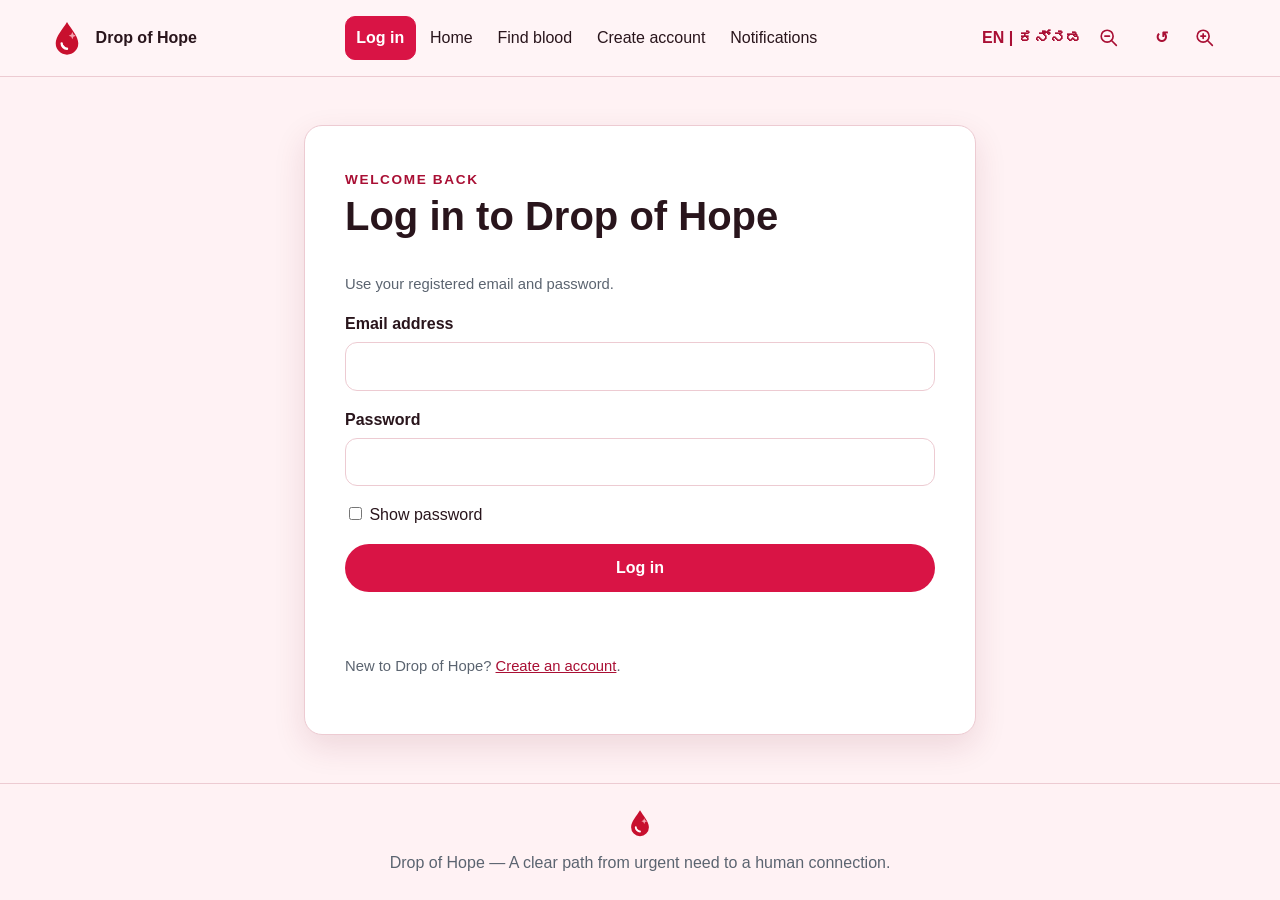
<file: frontend/login.html>
<!doctype html>
<html lang="en">
  <head>
    <meta charset="utf-8">
    <meta name="viewport" content="width=device-width, initial-scale=1">
    <meta name="theme-color" content="#c8102e">
    <title>Log in | Drop of Hope</title>
    <link rel="icon" href="./assets/favicon.svg" type="image/svg+xml">
    <link rel="stylesheet" href="./css/theme.css?v=3">
    <link rel="stylesheet" href="./css/components.css">
    <link rel="stylesheet" href="./css/pages.css?v=3">
  </head>
  <body>
    <main class="auth-shell" data-page="login">
      <section class="card auth-card" aria-labelledby="login-title">
        <span class="eyebrow">Welcome back</span>
        <h1 id="login-title">Log in to Drop of Hope</h1>
        <p class="muted">Use your registered email and password.</p>
        <form id="login-form" data-login-form novalidate>
          <div class="stack">
            <label class="form-field" for="email">Email address
              <input id="email" name="email" type="email" autocomplete="username" maxlength="255" required>
            </label>
            <label class="form-field" for="password">Password
              <input id="password" name="password" type="password" autocomplete="current-password" minlength="8" required>
            </label>
            <label><input id="show-password" type="checkbox"> Show password</label>
            <button class="button button--primary" type="submit">Log in</button>
            <p id="form-message" role="status" aria-live="polite"></p>
          </div>
        </form>
        <p class="muted">New to Drop of Hope? <a href="./register.html">Create an account</a>.</p>
      </section>
    </main>
    <script type="module" src="./js/layout.js?v=3"></script>
    <script type="module" src="./js/login.js"></script>
  </body>
</html>
</file>
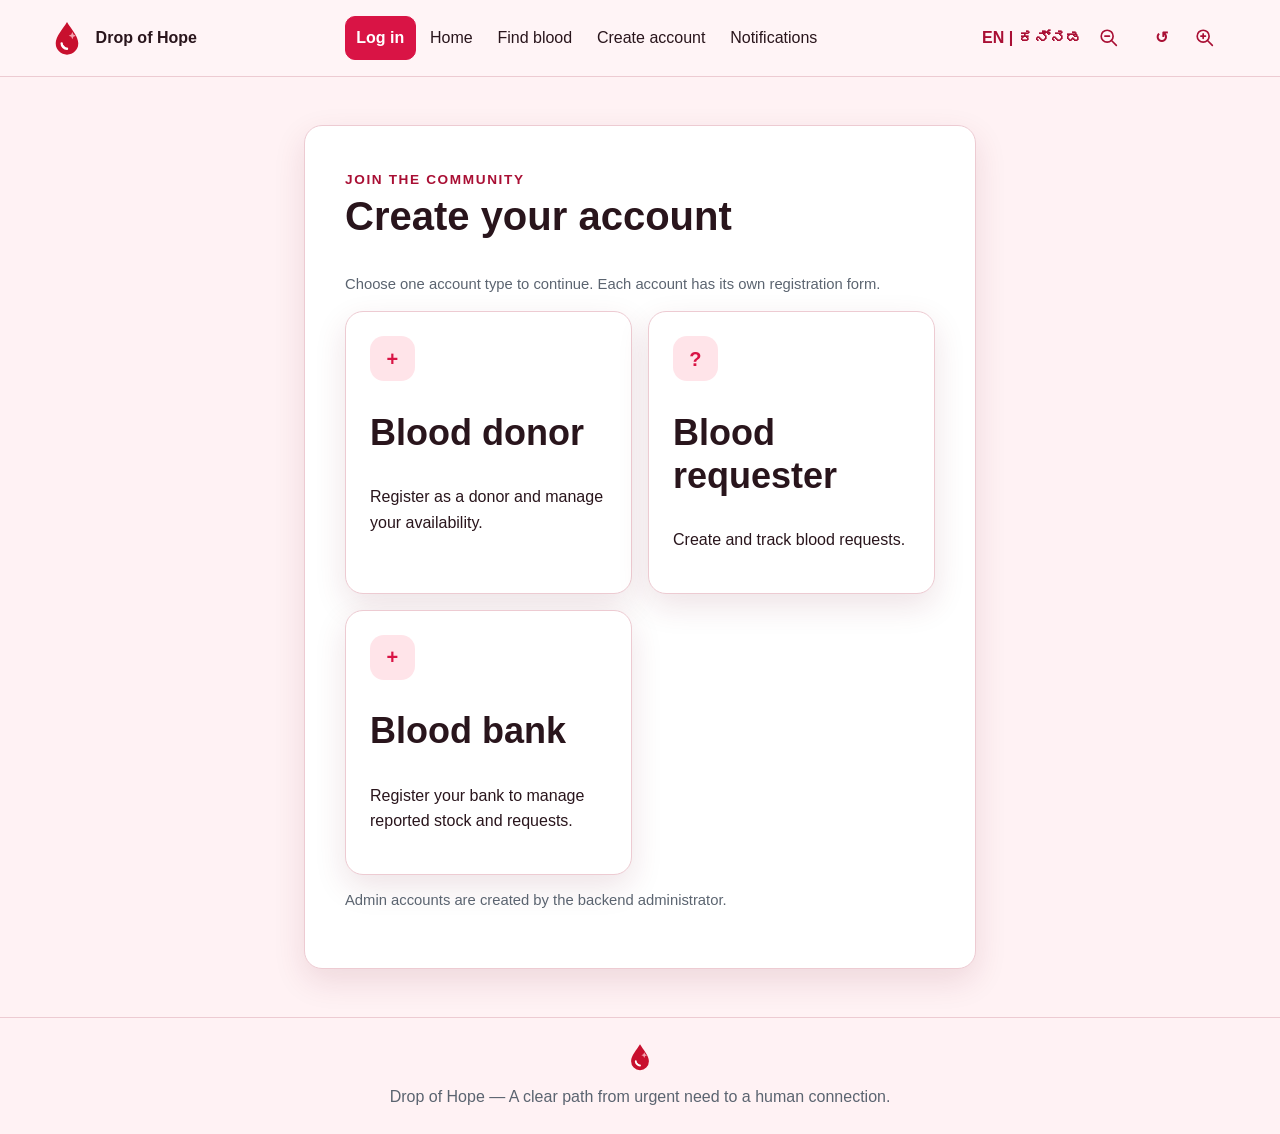
<file: frontend/register.html>
<!doctype html>
<html lang="en">
  <head>
    <meta charset="utf-8">
    <meta name="viewport" content="width=device-width, initial-scale=1">
    <meta name="theme-color" content="#c8102e">
    <title>Create an account | Drop of Hope</title>
    <link rel="icon" href="./assets/favicon.svg" type="image/svg+xml">
    <link rel="stylesheet" href="./css/theme.css?v=3">
    <link rel="stylesheet" href="./css/components.css">
    <link rel="stylesheet" href="./css/pages.css?v=3">
  </head>
  <body>
    <main class="auth-shell" data-page="register">
      <section class="card auth-card" aria-labelledby="register-title">
        <div id="account-options">
          <span class="eyebrow">Join the community</span>
          <h1 id="register-title">Create your account</h1>
          <p class="muted">Choose one account type to continue. Each account has its own registration form.</p>
          <div class="data-grid">
            <a class="card feature-card" href="./register.html?role=donor">
              <span class="feature-card__icon" aria-hidden="true">+</span>
              <h2>Blood donor</h2>
              <p>Register as a donor and manage your availability.</p>
            </a>
            <a class="card feature-card" href="./register.html?role=patient">
              <span class="feature-card__icon" aria-hidden="true">?</span>
              <h2>Blood requester</h2>
              <p>Create and track blood requests.</p>
            </a>
            <a class="card feature-card" href="./register.html?role=blood_bank">
              <span class="feature-card__icon" aria-hidden="true">+</span>
              <h2>Blood bank</h2>
              <p>Register your bank to manage reported stock and requests.</p>
            </a>
          </div>
          <p class="form-hint">Admin accounts are created by the backend administrator.</p>
        </div>
        <div id="registration-form-panel" hidden>
          <a class="text-button" href="./register.html">← Choose a different account type</a>
          <span class="eyebrow" id="registration-eyebrow">Join the community</span>
          <h1 id="registration-title">Create your account</h1>
          <p class="muted" id="registration-description"></p>
          <form id="register-form">
          <div class="stack">
            <div class="form-grid">
              <label class="form-field" for="full_name">Full name
                <input id="full_name" name="full_name" autocomplete="name" maxlength="255" required>
              </label>
              <label class="form-field" for="email">Email address
                <input id="email" name="email" type="email" autocomplete="email" maxlength="255" required>
              </label>
              <label class="form-field" for="phone">Phone number
                <input id="phone" name="phone" type="tel" inputmode="numeric" pattern="[0-9]{10}" maxlength="10" autocomplete="tel" aria-describedby="phone-hint" required>
                <span id="phone-hint" class="form-hint">Enter 10 digits.</span>
              </label>
              <label class="form-field" for="password">Password
                <input id="password" name="password" type="password" minlength="8" pattern="(?=.*[a-z])(?=.*[A-Z])(?=.*[0-9])(?=.*[^A-Za-z0-9]).{8,}" title="Use at least 8 characters, including uppercase and lowercase letters, a number, and a special character." autocomplete="new-password" aria-describedby="password-requirements" required>
                <span id="password-requirements" class="form-hint">At least 8 characters, with uppercase and lowercase letters, a number, and a special character (for example, ! or #).</span>
              </label>
            </div>
            <label><input id="show-password" type="checkbox"> Show password</label>

            <fieldset id="donor-fields" class="form-grid">
              <legend class="form-field--wide">Donor details</legend>
              <label class="form-field" for="age">Age
                <input id="age" name="age" type="number" min="18" max="65" step="1" required>
              </label>
              <label class="form-field" for="blood_group">Blood group
                <select id="blood_group" name="blood_group" required>
                  <option value="">Select a blood group</option>
                  <option>A+</option><option>A-</option><option>B+</option><option>B-</option>
                  <option>AB+</option><option>AB-</option><option>O+</option><option>O-</option>
                </select>
              </label>
              <label class="form-field" for="donor-city">City
                <input id="donor-city" name="city" maxlength="120" required>
              </label>
              <label class="form-field" for="donor-country">Country
                <input id="donor-country" name="country" value="India" maxlength="120" required>
              </label>
              <label class="form-field" for="donor-state">State
                <input id="donor-state" name="state" maxlength="120" required>
              </label>
              <label class="form-field" for="donor-district">District
                <input id="donor-district" name="district" maxlength="120" required>
              </label>
              <label class="form-field" for="donor-area">Area (optional)
                <input id="donor-area" name="area" maxlength="120">
              </label>
              <label class="form-field" for="donor-pin">PIN code
                <input id="donor-pin" name="pin_code" inputmode="numeric" pattern="[0-9]{6}" maxlength="6" required>
              </label>
            </fieldset>

            <fieldset id="patient-fields" class="form-grid" hidden disabled>
              <legend class="form-field--wide">Requester details</legend>
              <label class="form-field" for="patient-city">City
                <input id="patient-city" name="city" maxlength="120" required>
              </label>
              <label class="form-field" for="patient-area">Area (optional)
                <input id="patient-area" name="area" maxlength="120">
              </label>
              <label class="form-field" for="patient-pin">PIN code (optional)
                <input id="patient-pin" name="pin_code" inputmode="numeric" pattern="[0-9]{6}" maxlength="6">
              </label>
            </fieldset>

            <fieldset id="bank-fields" class="form-grid" hidden disabled>
              <legend class="form-field--wide">Blood bank details</legend>
              <label class="form-field" for="bank-name">Blood bank name
                <input id="bank-name" name="name" maxlength="255" required>
              </label>
              <label class="form-field" for="license-number">License number (optional)
                <input id="license-number" name="license_number" maxlength="120">
              </label>
              <label class="form-field" for="bank-city">City
                <input id="bank-city" name="city" maxlength="120" required>
              </label>
              <label class="form-field" for="bank-area">Area (optional)
                <input id="bank-area" name="area" maxlength="120">
              </label>
              <label class="form-field" for="bank-pin">PIN code
                <input id="bank-pin" name="pin_code" inputmode="numeric" pattern="[0-9]{6}" maxlength="6" required>
              </label>
              <label class="form-field" for="bank-contact">Public contact phone (optional)
                <input id="bank-contact" name="contact_phone" type="tel" inputmode="numeric" pattern="[0-9]{10}" maxlength="10">
              </label>
              <label class="form-field" for="bank-address">Address (optional)
                <input id="bank-address" name="address" maxlength="255">
              </label>
              <label class="form-field" for="open-hours">Opening hours (optional)
                <input id="open-hours" name="open_hours" maxlength="255">
              </label>
            </fieldset>
            <button class="button button--primary" type="submit">Create account</button>
            <p id="form-message" role="status" aria-live="polite"></p>
          </div>
          </form>
          <p class="muted">Already registered? <a href="./login.html">Log in</a>.</p>
        </div>
      </section>
    </main>
    <script type="module" src="./js/layout.js?v=3"></script>
    <script type="module" src="./js/register.js?v=5"></script>
  </body>
</html>
</file>
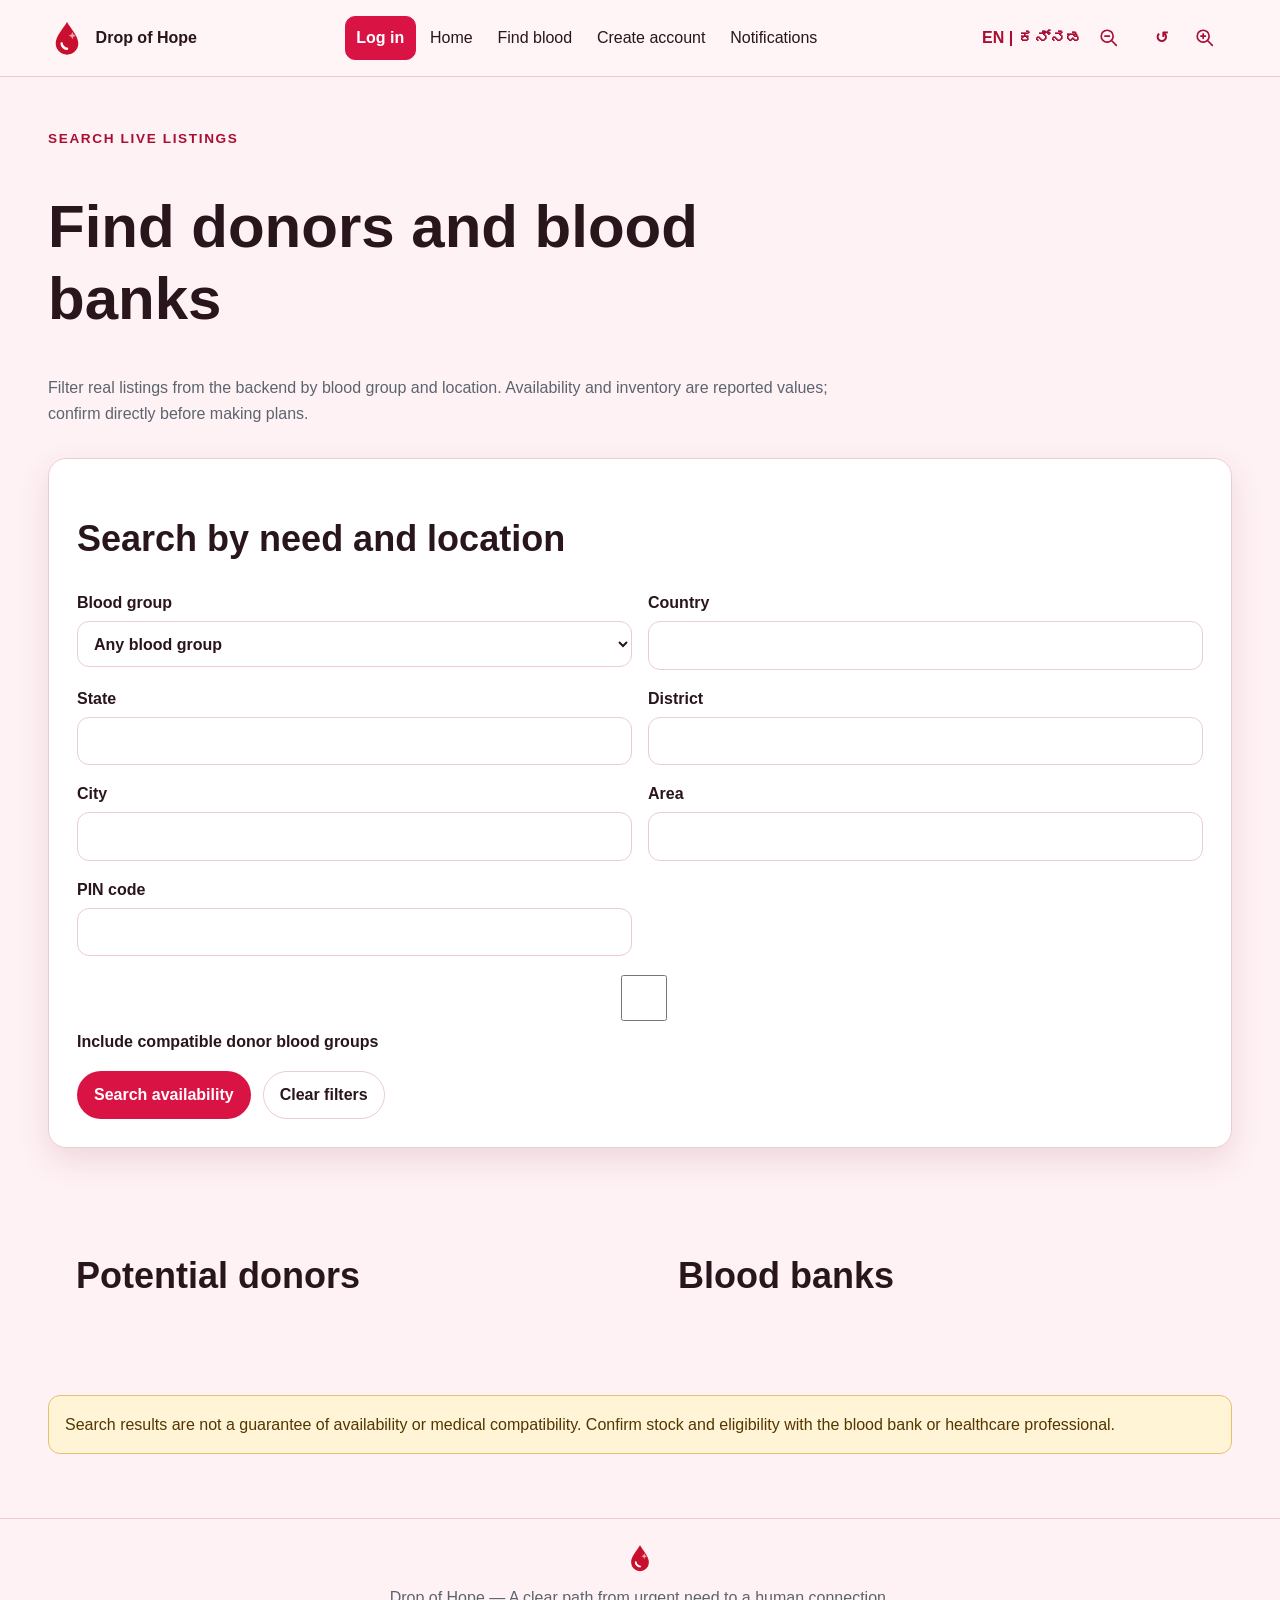
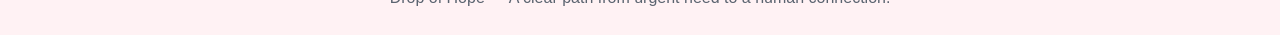
<file: frontend/search.html>
<!doctype html>
<html lang="en">
  <head>
    <meta charset="utf-8">
    <meta name="viewport" content="width=device-width, initial-scale=1">
    <meta name="theme-color" content="#c8102e">
    <title>Find blood | Drop of Hope</title>
    <link rel="icon" href="./assets/favicon.svg" type="image/svg+xml">
    <link rel="stylesheet" href="./css/theme.css?v=3">
    <link rel="stylesheet" href="./css/components.css">
    <link rel="stylesheet" href="./css/pages.css?v=3">
  </head>
  <body>
    <main data-page="search">
      <div class="page-intro">
        <span class="eyebrow">Search live listings</span>
        <h1>Find donors and blood banks</h1>
        <p>Filter real listings from the backend by blood group and location. Availability and inventory are reported values; confirm directly before making plans.</p>
      </div>
      <section class="card dashboard-section" aria-labelledby="search-title">
        <h2 id="search-title">Search by need and location</h2>
        <form id="search-form" class="form-grid">
          <label class="form-field" for="blood_group">Blood group
            <select id="blood_group" name="blood_group">
              <option value="">Any blood group</option>
              <option>A+</option><option>A-</option><option>B+</option><option>B-</option>
              <option>AB+</option><option>AB-</option><option>O+</option><option>O-</option>
            </select>
          </label>
          <label class="form-field" for="country">Country
            <input id="country" name="country" maxlength="120">
          </label>
          <label class="form-field" for="state">State
            <input id="state" name="state" maxlength="120">
          </label>
          <label class="form-field" for="district">District
            <input id="district" name="district" maxlength="120">
          </label>
          <label class="form-field" for="city">City
            <input id="city" name="city" maxlength="120">
          </label>
          <label class="form-field" for="area">Area
            <input id="area" name="area" maxlength="120">
          </label>
          <label class="form-field" for="pin_code">PIN code
            <input id="pin_code" name="pin_code" inputmode="numeric" pattern="[0-9]{6}" maxlength="6">
          </label>
          <label class="form-field form-field--wide"><span><input type="checkbox" name="compatible" value="true"> Include compatible donor blood groups</span></label>
          <div class="form-actions form-field--wide">
            <button class="button button--primary" type="submit">Search availability</button>
            <button class="button button--secondary" type="reset">Clear filters</button>
          </div>
        </form>
      </section>
      <p id="search-message" role="status" aria-live="polite"></p>
      <div class="split-layout">
        <section class="dashboard-section" aria-labelledby="donor-results-title">
          <h2 id="donor-results-title">Potential donors</h2>
          <div id="donor-results" class="data-grid"></div>
        </section>
        <section class="dashboard-section" aria-labelledby="bank-results-title">
          <h2 id="bank-results-title">Blood banks</h2>
          <div id="bank-results" class="data-grid"></div>
        </section>
      </div>
      <p class="notice notice--warning">Search results are not a guarantee of availability or medical compatibility. Confirm stock and eligibility with the blood bank or healthcare professional.</p>
    </main>
    <script type="module" src="./js/layout.js?v=3"></script>
    <script type="module" src="./js/search.js"></script>
  </body>
</html>
</file>
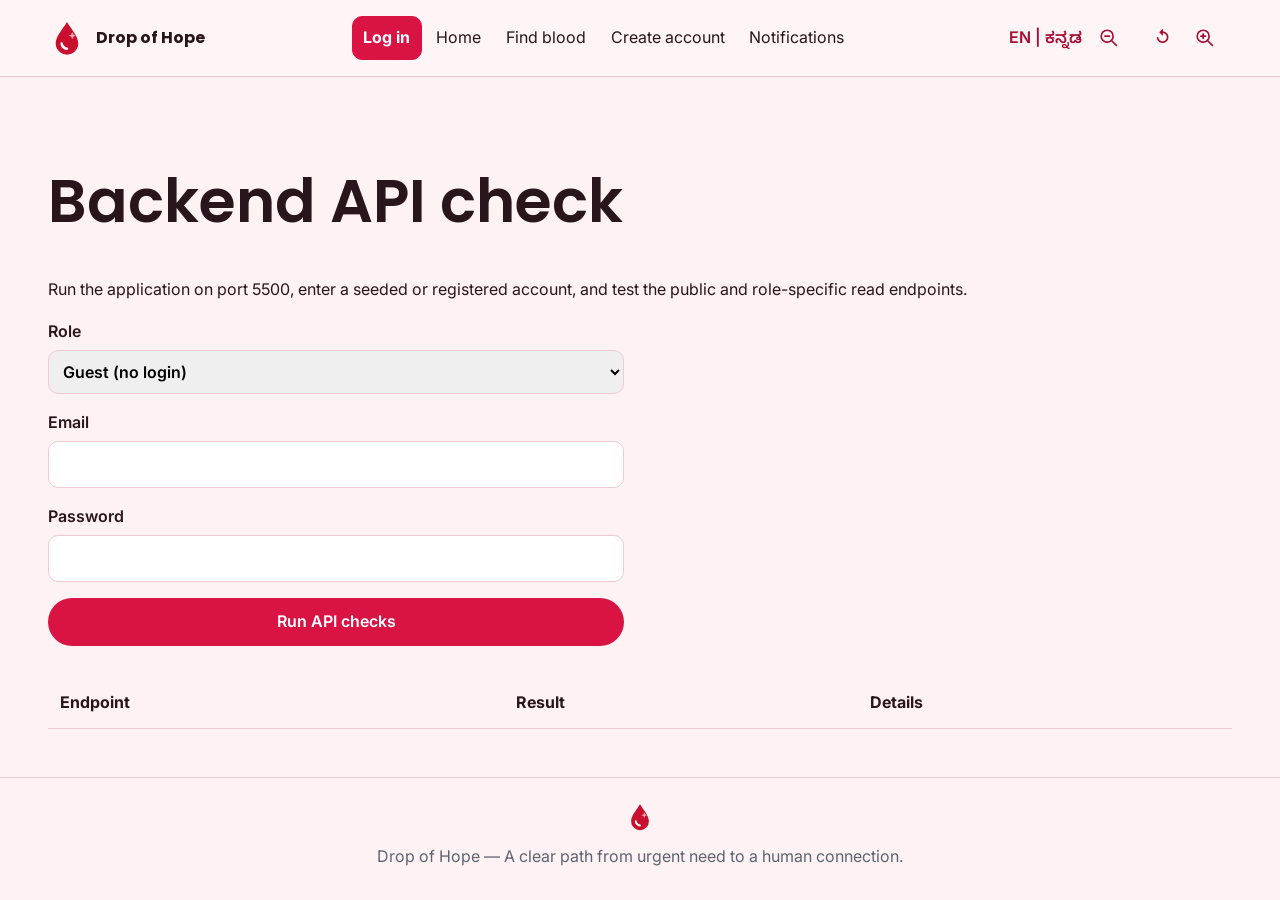
<file: frontend/dev/api-check.html>
<!doctype html>
<html lang="en">
  <head>
    <meta charset="utf-8">
    <meta name="viewport" content="width=device-width, initial-scale=1">
    <meta name="theme-color" content="#c8102e">
    <title>API check | Drop of Hope</title>
    <link rel="icon" href="../assets/favicon.svg" type="image/svg+xml">
    <link rel="preconnect" href="https://fonts.googleapis.com">
    <link rel="preconnect" href="https://fonts.gstatic.com" crossorigin>
    <link href="https://fonts.googleapis.com/css2?family=Inter:wght@400;500;600&family=Noto+Sans+Kannada:wght@400;600&family=Poppins:wght@600;700&display=swap" rel="stylesheet">
    <link rel="stylesheet" href="../css/theme.css?v=3">
    <link rel="stylesheet" href="../css/components.css">
    <link rel="stylesheet" href="../css/pages.css?v=3">
    <style>
      .check-form { display: grid; max-width: 36rem; gap: 1rem; margin-bottom: 2rem; }
      .check-form label { display: grid; gap: 0.35rem; font-weight: 600; }
      .check-form input, .check-form select { min-height: 44px; padding: 0.6rem; border: 1px solid var(--border); border-radius: 10px; }
      .check-results { width: 100%; border-collapse: collapse; }
      .check-results th, .check-results td { padding: 0.75rem; border-bottom: 1px solid var(--border); text-align: left; }
      .check-pass { color: var(--success); font-weight: 700; }
      .check-fail { color: #9e1630; font-weight: 700; }
    </style>
  </head>
  <body>
    <main>
      <h1>Backend API check</h1>
      <p>Run the application on port 5500, enter a seeded or registered account, and test the public and role-specific read endpoints.</p>
      <form class="check-form" id="check-form">
        <label>Role
          <select name="role" required>
            <option value="guest">Guest (no login)</option>
            <option value="donor">Donor</option>
            <option value="patient">Patient</option>
            <option value="blood_bank">Blood bank</option>
            <option value="admin">Admin</option>
          </select>
        </label>
        <label>Email <input name="email" type="email" autocomplete="username"></label>
        <label>Password <input name="password" type="password" autocomplete="current-password"></label>
        <button class="button button--primary" type="submit">Run API checks</button>
      </form>
      <p id="check-summary" aria-live="polite"></p>
      <table class="check-results" aria-label="API check results">
        <thead><tr><th>Endpoint</th><th>Result</th><th>Details</th></tr></thead>
        <tbody id="check-results"></tbody>
      </table>
    </main>
    <script type="module" src="../js/layout.js?v=3"></script>
    <script type="module" src="./api-check.js"></script>
  </body>
</html>
</file>
<file: frontend/css/theme.css>
:root {
  color-scheme: light;
  --brand: #d91445;
  --brand-deep: #a90f34;
  --accent: #ed6a24;
  --sunshine: #f5b52e;
  --hero-gradient: linear-gradient(125deg, #9f1239 0%, #c2410c 68%, #b45309 100%);
  --hero-foreground: #fff;
  --hero-button-hover: #fff7ed;
  --hero-outline-bg: rgb(0 0 0 / 12%);
  --hero-outline-hover: rgb(0 0 0 / 22%);
  --ink: #29151c;
  --rose-tint: #ffe4e9;
  --blush: #ef9cab;
  --urgent: #d94d0b;
  --success: #26734f;
  --amber: #8a5700;
  --amber-bg: #fff4d6;
  --slate: #5b6470;
  --surface: #fff;
  --page: #fff2f4;
  --border: #edcbd2;
  --shadow-card: 0 12px 32px rgb(115 21 49 / 12%);
  --radius-card: 18px;
  --radius-control: 12px;
  --font-body: 'Inter', 'Noto Sans Kannada', sans-serif;
  --font-heading: 'Poppins', 'Noto Sans Kannada', sans-serif;
  --text-scale: 1;
  --space-1: 0.5rem;
  --space-2: 1rem;
  --space-3: 1.5rem;
  --space-4: 2rem;
  --space-5: 3rem;
  font-size: calc(100% * var(--text-scale));
}

:lang(kn) {
  font-family: 'Noto Sans Kannada', var(--font-body);
}

* {
  box-sizing: border-box;
}

[hidden] {
  display: none !important;
}

body {
  margin: 0;
  min-width: 320px;
  background: var(--page);
  color: var(--ink);
  font-family: var(--font-body);
  font-size: 1rem;
  line-height: 1.6;
}

h1,
h2,
h3,
h4 {
  color: var(--ink);
  font-family: var(--font-heading);
  font-weight: 600;
  line-height: 1.2;
}

h1 {
  font-size: clamp(2rem, 5vw, 3.75rem);
}

h2 {
  font-size: clamp(1.5rem, 3vw, 2.25rem);
}

a {
  color: var(--brand-deep);
}

img {
  max-width: 100%;
}

button,
input,
select,
textarea {
  font: inherit;
}

button,
a {
  -webkit-tap-highlight-color: transparent;
}

:focus-visible {
  outline: 3px solid #1c6a9c;
  outline-offset: 3px;
}

@media (prefers-reduced-motion: reduce) {
  *,
  *::before,
  *::after {
    scroll-behavior: auto !important;
    animation-duration: 0.01ms !important;
    animation-iteration-count: 1 !important;
    transition-duration: 0.01ms !important;
  }
}
</file>
<file: frontend/css/components.css>
.button {
  display: inline-flex;
  min-height: 44px;
  align-items: center;
  justify-content: center;
  gap: 0.5rem;
  padding: 0.65rem 1rem;
  border: 1px solid transparent;
  border-radius: 999px;
  cursor: pointer;
  font-weight: 600;
  text-decoration: none;
  transition: transform 160ms ease, box-shadow 160ms ease, background 160ms ease;
}

.button:hover {
  transform: translateY(-1px);
  box-shadow: var(--shadow-card);
}

.button:active {
  transform: translateY(1px);
}

.button:disabled {
  cursor: not-allowed;
  opacity: 0.65;
}

.button--primary {
  background: var(--brand);
  color: #fff;
}

.button--primary:hover {
  background: var(--brand-deep);
  color: #fff;
}

.button--secondary {
  border-color: var(--border);
  background: var(--surface);
  color: var(--ink);
}

.button--google {
  width: 100%;
  justify-content: flex-start;
  border-color: #dadce0;
  border-radius: var(--radius-control);
  background: #fff;
  color: #3c4043;
  box-shadow: none;
}

.button--google:disabled {
  opacity: 1;
}

.google-mark {
  display: inline-grid;
  width: 1.5rem;
  height: 1.5rem;
  place-items: center;
  border: 1px solid #dadce0;
  border-radius: 50%;
  color: #4285f4;
  font-family: Arial, sans-serif;
  font-size: 0.9rem;
  font-weight: 700;
}

.coming-soon {
  margin-left: auto;
  color: var(--slate);
  font-size: 0.8rem;
  font-weight: 500;
}

.auth-divider {
  display: flex;
  align-items: center;
  gap: 0.75rem;
  margin: 1rem 0;
  color: var(--slate);
  font-size: 0.875rem;
}

.auth-divider::before,
.auth-divider::after {
  height: 1px;
  flex: 1;
  background: var(--border);
  content: '';
}

.text-button {
  min-width: 44px;
  min-height: 44px;
  padding: 0.4rem;
  border: 0;
  border-radius: 10px;
  background: transparent;
  color: var(--brand-deep);
  cursor: pointer;
  font-weight: 600;
}

.card,
.state-card,
.empty-state {
  border: 1px solid var(--border);
  border-radius: var(--radius-card);
  background: var(--surface);
  box-shadow: var(--shadow-card);
}

.state-card,
.empty-state {
  max-width: 44rem;
  margin: 2rem auto;
  padding: clamp(1.25rem, 4vw, 2.5rem);
  text-align: center;
}

.skeleton {
  min-height: 5rem;
  margin: 0.75rem 0;
  border-radius: 14px;
  background: linear-gradient(90deg, #f3e8ea 25%, #fff 50%, #f3e8ea 75%);
  background-size: 200% 100%;
  animation: skeleton-shimmer 1.4s ease-in-out infinite;
}

@keyframes skeleton-shimmer {
  to {
    background-position: -200% 0;
  }
}

.state-card--error {
  border-color: #e2a6ae;
}

.status-badge {
  display: inline-flex;
  min-height: 30px;
  align-items: center;
  padding: 0.2rem 0.75rem;
  border-radius: 999px;
  background: #edf0f2;
  color: #343c45;
  font-size: 0.875rem;
  font-weight: 600;
}

.status-badge--success {
  background: #e7f4ed;
  color: #205b40;
}

.status-badge--warning {
  background: var(--amber-bg);
  color: var(--amber);
}

.status-badge--urgent {
  background: #fff0e8;
  color: #923800;
}

.status-badge__icon {
  margin-right: 0.2rem;
  font-weight: 700;
}

.confirm-dialog {
  width: min(32rem, calc(100vw - 2rem));
  padding: 0;
  border: 1px solid var(--border);
  border-radius: var(--radius-card);
  box-shadow: var(--shadow-card);
}

.confirm-dialog::backdrop {
  background: rgb(31 20 23 / 48%);
}

.confirm-dialog__content {
  padding: 1.5rem;
}

.confirm-dialog__content h2 {
  margin-top: 0;
}

.confirm-dialog__actions {
  display: flex;
  flex-wrap: wrap;
  justify-content: flex-end;
  gap: 0.6rem;
}

.notice {
  margin: 1rem 0;
  padding: 1rem;
  border-radius: 12px;
}

.notice--warning {
  border: 1px solid #e5bf72;
  background: var(--amber-bg);
  color: #533600;
}

.notice--success {
  border: 1px solid #9bc9ad;
  background: #e7f4ed;
  color: #205b40;
}

.notice--error {
  border: 1px solid #d98692;
  background: #fff0f2;
  color: #8d1930;
}

.field-error {
  margin-top: 0.25rem;
  color: #9e1630;
  font-size: 0.9rem;
}

[aria-invalid='true'] {
  border-color: #b31b36 !important;
}

.toast-region {
  position: fixed;
  z-index: 20;
  top: 1rem;
  right: 1rem;
  display: grid;
  width: min(24rem, calc(100vw - 2rem));
  gap: 0.5rem;
}

.toast {
  padding: 0.85rem 1rem;
  border: 1px solid var(--border);
  border-radius: 12px;
  background: #fff;
  box-shadow: var(--shadow-card);
}

.toast--warning {
  border-color: #e5bf72;
}

.toast--error {
  border-color: #d98692;
}

.blood-group-selector {
  display: flex;
  flex-wrap: wrap;
  gap: 0.6rem;
  padding: 0;
  border: 0;
}

.blood-group-selector legend {
  width: 100%;
  margin-bottom: 0.5rem;
  font-weight: 600;
}

.blood-chip {
  position: relative;
  display: inline-flex;
  min-width: 52px;
  min-height: 48px;
  align-items: center;
  justify-content: center;
  border: 1px solid var(--border);
  border-radius: 18px 18px 18px 6px;
  background: #fff;
  color: var(--brand-deep);
  cursor: pointer;
  font-weight: 700;
}

.blood-chip input {
  position: absolute;
  width: 1px;
  height: 1px;
  opacity: 0;
}

.blood-chip:has(input:checked) {
  border-color: var(--brand);
  background: var(--rose-tint);
  box-shadow: inset 0 0 0 1px var(--brand);
}

.blood-chip:has(input:focus-visible) {
  outline: 3px solid #1c6a9c;
  outline-offset: 3px;
}

.timeline {
  display: grid;
  gap: 1rem;
  margin: 0;
  padding: 0;
  list-style: none;
}

.timeline__item {
  display: grid;
  gap: 0.2rem;
  padding-left: 1rem;
  border-left: 3px solid var(--blush);
}

.timeline__item time {
  color: var(--slate);
  font-size: 0.875rem;
}

.button--danger {
  border-color: #e3b2b9;
  background: #fff4f5;
  color: #8d1930;
}

.button--small {
  min-height: 38px;
  padding: 0.4rem 0.75rem;
  font-size: 0.9rem;
}

.form-grid {
  display: grid;
  grid-template-columns: repeat(2, minmax(0, 1fr));
  gap: 1rem;
}

.form-field {
  display: grid;
  align-content: start;
  gap: 0.35rem;
  color: var(--ink);
  font-weight: 600;
}

.form-field--wide {
  grid-column: 1 / -1;
}

.form-field input,
.form-field select,
.form-field textarea,
.field-input {
  width: 100%;
  min-height: 46px;
  padding: 0.65rem 0.75rem;
  border: 1px solid var(--border);
  border-radius: var(--radius-control);
  background: #fff;
  color: var(--ink);
}

.form-field textarea {
  min-height: 110px;
  resize: vertical;
}

.form-actions {
  display: flex;
  flex-wrap: wrap;
  align-items: center;
  gap: 0.75rem;
}

.inventory-actions {
  margin-top: 1rem;
}

.form-hint,
.muted {
  color: var(--slate);
  font-size: 0.925rem;
}

.section-heading {
  display: flex;
  flex-wrap: wrap;
  align-items: end;
  justify-content: space-between;
  gap: 1rem;
  margin-bottom: 1.25rem;
}

.section-heading h2,
.section-heading p {
  margin: 0;
}

.data-grid {
  display: grid;
  grid-template-columns: repeat(auto-fit, minmax(min(100%, 14rem), 1fr));
  gap: 1rem;
}

.data-card {
  padding: 1.25rem;
  border: 1px solid var(--border);
  border-radius: 16px;
  background: var(--surface);
}

.data-card h3 {
  margin: 0 0 0.5rem;
}

.data-card p {
  margin: 0.35rem 0;
}

.data-card__actions {
  display: flex;
  flex-wrap: wrap;
  gap: 0.5rem;
  margin-top: 1rem;
}

.stack {
  display: grid;
  gap: 1rem;
}

.dashboard-section {
  margin: 1.5rem 0;
  padding: clamp(1rem, 3vw, 1.75rem);
}

.table-wrap {
  overflow-x: auto;
  border: 1px solid var(--border);
  border-radius: 14px;
  background: #fff;
}

.data-table {
  width: 100%;
  border-collapse: collapse;
}

.data-table th,
.data-table td {
  padding: 0.8rem;
  border-bottom: 1px solid var(--border);
  text-align: left;
  vertical-align: middle;
}

.data-table th {
  background: var(--rose-tint);
  white-space: nowrap;
}

.data-table tr:last-child td {
  border-bottom: 0;
}

.hero-actions {
  display: flex;
  flex-wrap: wrap;
  gap: 0.75rem;
}

@media (max-width: 600px) {
  .form-grid {
    grid-template-columns: 1fr;
  }

  .form-field--wide {
    grid-column: auto;
  }

  .data-table th,
  .data-table td {
    padding: 0.65rem;
  }
}
</file>
<file: frontend/css/pages.css>
.skip-link {
  position: absolute;
  z-index: 30;
  top: 0.5rem;
  left: 0.5rem;
  padding: 0.75rem 1rem;
  transform: translateY(-160%);
  border-radius: 10px;
  background: var(--ink);
  color: white;
}

.skip-link:focus {
  transform: translateY(0);
}

.site-header {
  position: sticky;
  z-index: 10;
  top: 0;
  border-bottom: 1px solid var(--border);
  background: rgb(255 244 246 / 96%);
  backdrop-filter: blur(12px);
}

.site-nav {
  display: flex;
  max-width: 76rem;
  min-height: 76px;
  align-items: center;
  justify-content: space-between;
  gap: 1rem;
  margin: 0 auto;
  padding: 0.5rem 1rem;
}

.brand {
  display: inline-flex;
  flex: 0 0 auto;
  align-items: center;
  gap: 0.6rem;
  color: var(--ink);
  font-family: var(--font-heading);
  font-weight: 700;
  text-decoration: none;
}

.site-nav__links,
.site-nav__controls,
.text-size-controls {
  display: flex;
  align-items: center;
  gap: 0.25rem;
}

.text-size-controls svg {
  display: block;
  width: 22px;
  height: 22px;
}

.site-nav__links {
  flex-wrap: wrap;
  justify-content: center;
}

.site-nav__links [hidden] {
  display: none;
}

.nav-link {
  display: inline-flex;
  min-height: 44px;
  align-items: center;
  padding: 0.45rem 0.65rem;
  border-radius: 10px;
  color: var(--ink);
  text-decoration: none;
}

.nav-link:hover,
.nav-link:focus-visible {
  background: var(--rose-tint);
}

.nav-link--cta {
  border: 1px solid var(--brand);
  background: var(--brand);
  color: #fff;
  font-weight: 700;
}

.nav-link--cta:hover,
.nav-link--cta:focus-visible {
  background: var(--brand-deep);
  color: #fff;
}

.unread-count {
  display: inline-grid;
  min-width: 1.3rem;
  min-height: 1.3rem;
  place-items: center;
  border-radius: 50%;
  background: var(--brand);
  color: #fff;
  font-size: 0.75rem;
}

.page-content {
  min-height: 60vh;
  max-width: 76rem;
  margin: 0 auto;
  padding: clamp(1rem, 4vw, 3rem) 1rem;
  animation: page-enter 240ms ease-out both;
}

.site-footer {
  display: flex;
  min-height: 96px;
  align-items: center;
  justify-content: center;
  gap: 0.75rem;
  padding: 1.5rem 1rem;
  color: var(--slate);
  text-align: center;
}

.site-footer p {
  margin: 0;
}

.site-footer {
  flex-direction: column;
  border-top: 1px solid var(--border);
}

.hero {
  display: grid;
  min-height: 30rem;
  grid-template-columns: minmax(0, 1.2fr) minmax(15rem, 0.8fr);
  align-items: center;
  gap: 2rem;
  padding: clamp(2rem, 6vw, 5rem);
  overflow: hidden;
  border-radius: 28px;
  background: var(--hero-gradient);
  box-shadow: 0 20px 50px rgb(190 18 60 / 18%);
}

.hero h1,
.hero p,
.hero .eyebrow {
  color: var(--hero-foreground);
}

.hero p {
  opacity: 0.94;
}

.hero .button--primary {
  background: #fff;
  color: var(--brand-deep);
}

.hero .button--primary:hover {
  background: var(--hero-button-hover);
  color: var(--brand-deep);
}

.hero .button--secondary {
  border-color: rgb(255 255 255 / 75%);
  background: var(--hero-outline-bg);
  color: #fff;
}

.hero .button--secondary:hover {
  background: var(--hero-outline-hover);
  color: #fff;
}

.hero h1 {
  max-width: 12ch;
  margin: 0.5rem 0 1rem;
}

.hero p {
  max-width: 42rem;
  color: var(--hero-foreground);
  font-size: 1.1rem;
}

.hero .hero-login {
  margin: 1.25rem 0 0.5rem;
  font-size: 1rem;
}

.hero-login a {
  font-weight: 700;
}

.hero__art {
  width: min(100%, 24rem);
  justify-self: center;
}

.eyebrow {
  color: var(--brand-deep);
  font-size: 0.85rem;
  font-weight: 700;
  letter-spacing: 0.12em;
  text-transform: uppercase;
}

.content-section {
  padding: clamp(2rem, 5vw, 4rem) 0;
}

.content-section > h2,
.content-section > p {
  text-align: center;
}

.feature-card {
  min-height: 100%;
  padding: 1.5rem;
}

.feature-card__icon {
  display: inline-grid;
  width: 2.8rem;
  height: 2.8rem;
  place-items: center;
  border-radius: 14px;
  background: var(--rose-tint);
  color: var(--brand);
  font-size: 1.25rem;
  font-weight: 700;
}

.blood-group-grid {
  display: grid;
  grid-template-columns: repeat(4, minmax(0, 1fr));
  gap: 0.8rem;
  margin-top: 1.5rem;
}

.blood-group-card {
  display: grid;
  min-height: 130px;
  align-content: center;
  justify-items: center;
  gap: 0.25rem;
  padding: 1rem;
  border: 1px solid var(--border);
  border-radius: 16px;
  background: var(--surface);
  text-align: center;
}

.content-section .hero-actions {
  justify-content: center;
  flex-wrap: wrap;
}

.blood-group-card strong {
  color: var(--brand);
  font-family: var(--font-heading);
  font-size: 1.7rem;
}

.auth-shell {
  display: grid;
  min-height: 65vh;
  place-items: center;
}

.auth-card {
  width: min(100%, 42rem);
  padding: clamp(1.25rem, 4vw, 2.5rem);
}

.auth-card .data-grid > a {
  color: inherit;
  text-decoration: none;
}

.auth-card .data-grid > a:hover {
  border-color: var(--brand);
  transform: translateY(-2px);
}

.auth-card h1 {
  margin-top: 0;
  font-size: clamp(1.8rem, 4vw, 2.5rem);
}

.dashboard-header {
  display: flex;
  flex-wrap: wrap;
  align-items: start;
  justify-content: space-between;
  gap: 1rem;
}

.dashboard-header h1 {
  margin: 0 0 0.4rem;
}

.dashboard-header p {
  margin: 0;
  color: var(--slate);
}

.stat-card {
  padding: 1.25rem;
  border: 1px solid var(--border);
  border-radius: 16px;
  background: linear-gradient(145deg, #fff, #fff5f6);
}

.stat-card strong {
  display: block;
  color: var(--brand);
  font-family: var(--font-heading);
  font-size: 1.8rem;
}

.split-layout {
  display: grid;
  grid-template-columns: minmax(0, 1fr) minmax(0, 1fr);
  gap: 1.25rem;
}

.page-intro {
  max-width: 50rem;
  margin-bottom: 2rem;
}

.page-intro p {
  color: var(--slate);
}

.unread-count[hidden] {
  display: none;
}

@keyframes page-enter {
  from {
    opacity: 0;
    transform: translateY(6px);
  }
  to {
    opacity: 1;
    transform: translateY(0);
  }
}

@media (max-width: 900px) {
  .hero {
    min-height: auto;
    grid-template-columns: minmax(0, 1fr) minmax(12rem, 0.7fr);
    padding: 2rem;
  }

  .site-nav {
    flex-wrap: wrap;
    justify-content: center;
  }

  .site-nav__links {
    order: 3;
    width: 100%;
  }
}

@media (max-width: 540px) {
  .hero {
    grid-template-columns: 1fr;
    text-align: center;
  }

  .hero h1 {
    max-width: none;
  }

  .hero__art {
    width: min(70%, 15rem);
    grid-row: 1;
  }

  .hero-actions {
    justify-content: center;
  }

  .blood-group-grid {
    grid-template-columns: repeat(2, minmax(0, 1fr));
  }

  .split-layout {
    grid-template-columns: 1fr;
  }

  .site-nav__controls {
    width: 100%;
    justify-content: center;
  }

  .site-nav__links {
    gap: 0;
  }

  .nav-link {
    padding-inline: 0.45rem;
    font-size: 0.9rem;
  }
}
</file>
